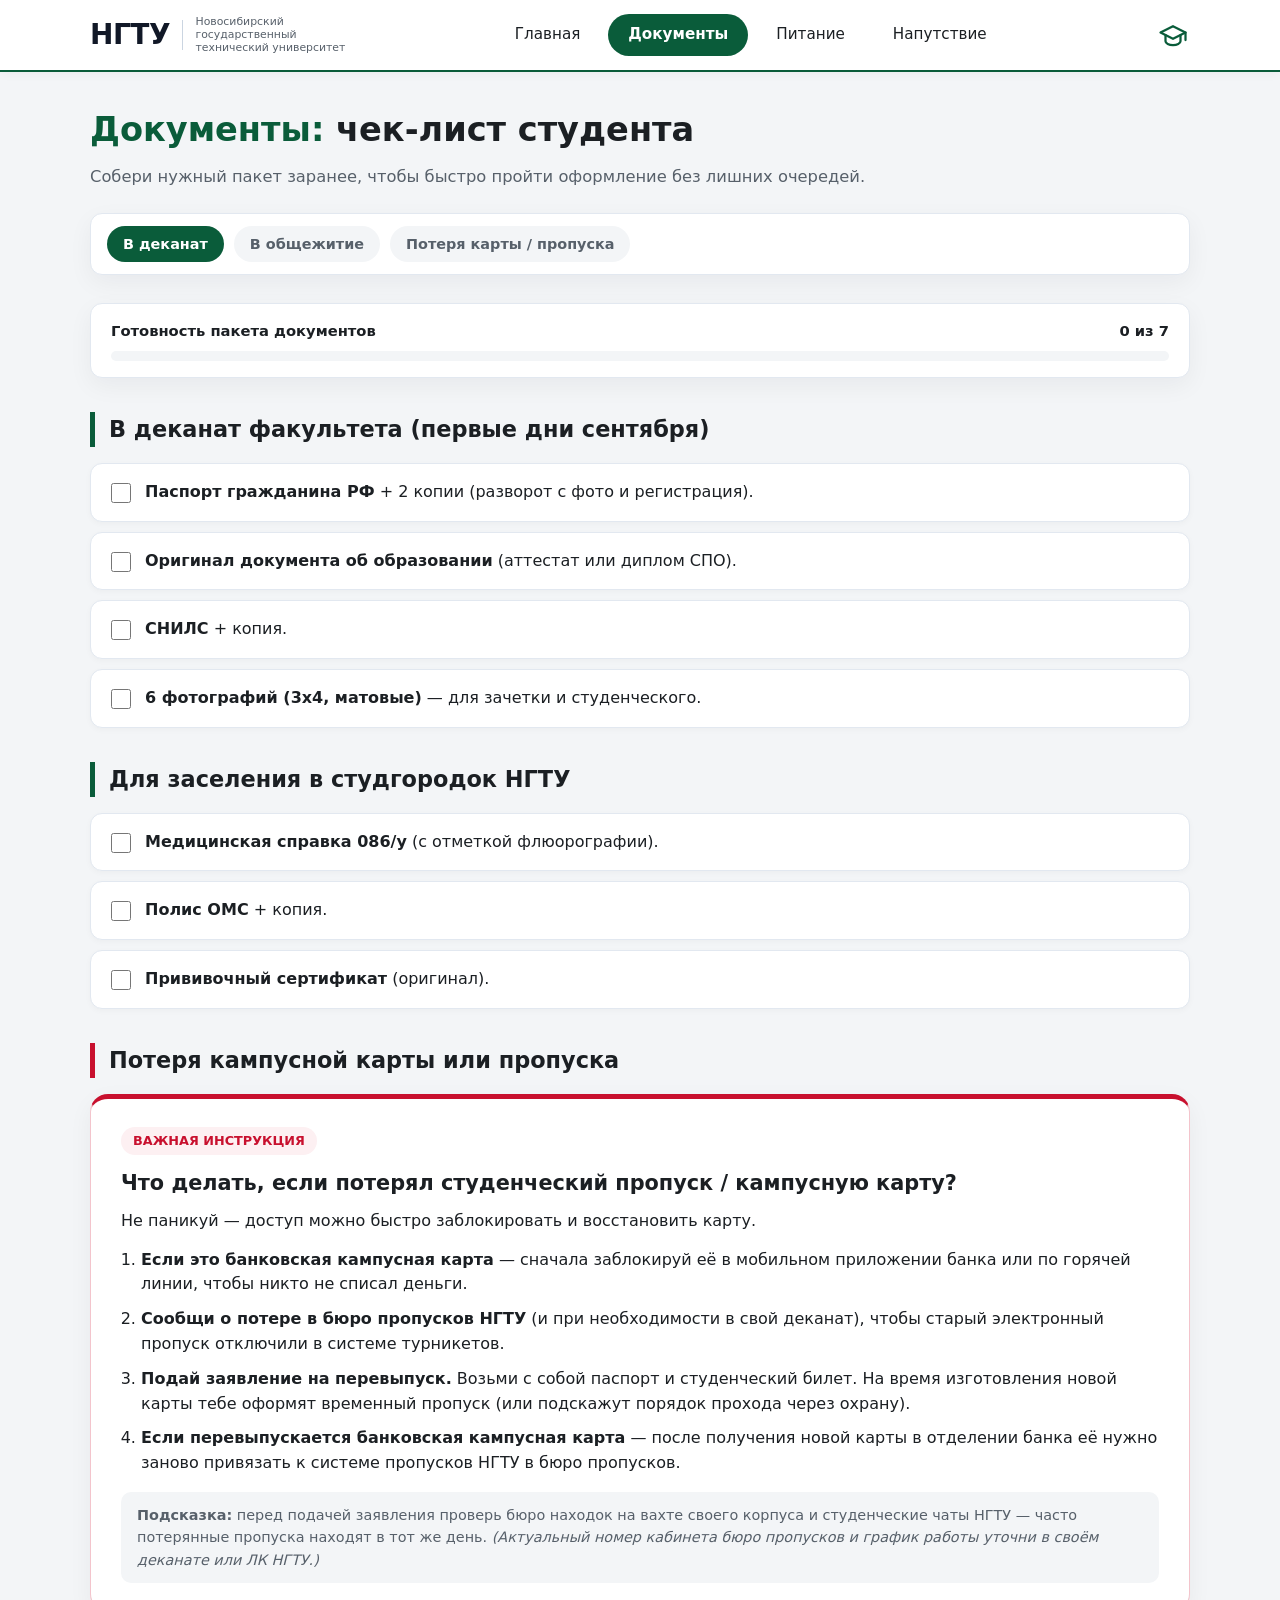
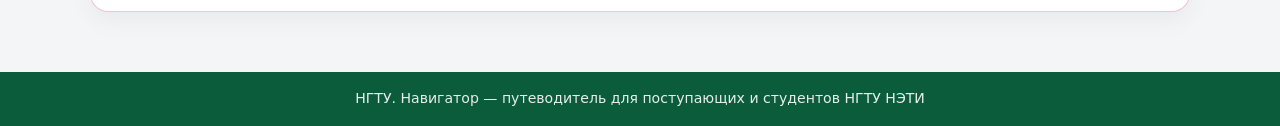
<file: docs.html>
<!DOCTYPE html>
<html lang="ru">
<head>
    <meta charset="UTF-8">
    <meta name="viewport" content="width=device-width, initial-scale=1.0">
    <title>Документы | НГТУ. Навигатор</title>
    <link rel="stylesheet" href="./style.css">
</head>
<body>
    <header>
        <div class="nav-container">
            <a href="index.html" class="brand-link">
                <span class="brand-short">НГТУ</span>
                <span class="brand-divider"></span>
                <span class="brand-full">Новосибирский государственный технический университет</span>
            </a>

            <nav class="nav-links" id="main-nav">
                <a href="index.html" class="nav-btn">Главная</a>
                <a href="docs.html" class="nav-btn active">Документы</a>
                <a href="food.html" class="nav-btn">Питание</a>
                <a href="tips.html" class="nav-btn">Напутствие</a>
            </nav>

            <div class="header-right">
                <div class="cap-icon" aria-hidden="true">
                    <svg viewBox="0 0 24 24" fill="none" stroke="currentColor" stroke-width="1.8" stroke-linecap="round" stroke-linejoin="round" width="30" height="30">
                        <path d="M22 10L12 5 2 10l10 5 10-5z"/>
                        <path d="M6 12v5c0 1.66 2.69 3 6 3s6-1.34 6-3v-5"/>
                        <path d="M22 10v6"/>
                    </svg>
                </div>
                <button class="burger-btn" id="burger-btn" aria-label="Открыть меню">
                    <svg viewBox="0 0 24 24" fill="none" stroke="currentColor" stroke-width="2.2" width="22" height="22">
                        <path d="M4 6h16M4 12h16M4 18h16"/>
                    </svg>
                </button>
            </div>
        </div>
    </header>

    <main class="main-content">
        <div class="page-header">
            <h1><span>Документы:</span> чек-лист студента</h1>
            <p>Собери нужный пакет заранее, чтобы быстро пройти оформление без лишних очередей.</p>
        </div>

        <!-- Быстрая структурированная навигация по разделу -->
        <div class="subnav-bar">
            <a href="#dekanat" class="subnav-pill active">В деканат</a>
            <a href="#hostel" class="subnav-pill">В общежитие</a>
            <a href="#lost-card" class="subnav-pill pill-red">Потеря карты / пропуска</a>
        </div>

        <!-- Прогресс сборки документов -->
        <div class="progress-card">
            <div class="progress-top">
                <span>Готовность пакета документов</span>
                <span id="progress-text">0 из 0</span>
            </div>
            <div class="progress-track">
                <div class="progress-fill" id="progress-fill"></div>
            </div>
        </div>

        <h2 class="section-title" id="dekanat">В деканат факультета (первые дни сентября)</h2>
        <ul class="doc-list" id="dekanat-container">
            <li class="doc-item">Загрузка списка...</li>
        </ul>

        <h2 class="section-title" id="hostel">Для заселения в студгородок НГТУ</h2>
        <ul class="doc-list" id="hostel-container">
            <li class="doc-item">Загрузка списка...</li>
        </ul>

        <!-- Новый раздел: потеря карты / пропуска -->
        <h2 class="section-title title-red" id="lost-card">Потеря кампусной карты или пропуска</h2>
        <section class="alert-card">
            <span class="alert-badge">Важная инструкция</span>
            <h3>Что делать, если потерял студенческий пропуск / кампусную карту?</h3>
            <p>Не паникуй — доступ можно быстро заблокировать и восстановить карту.</p>
            <ol class="alert-steps">
                <li><strong>Если это банковская кампусная карта</strong> — сначала заблокируй её в мобильном приложении банка или по горячей линии, чтобы никто не списал деньги.</li>
                <li><strong>Сообщи о потере в бюро пропусков НГТУ</strong> (и при необходимости в свой деканат), чтобы старый электронный пропуск отключили в системе турникетов.</li>
                <li><strong>Подай заявление на перевыпуск.</strong> Возьми с собой паспорт и студенческий билет. На время изготовления новой карты тебе оформят временный пропуск (или подскажут порядок прохода через охрану).</li>
                <li><strong>Если перевыпускается банковская кампусная карта</strong> — после получения новой карты в отделении банка её нужно заново привязать к системе пропусков НГТУ в бюро пропусков.</li>
            </ol>
            <div class="alert-note">
                <strong>Подсказка:</strong> перед подачей заявления проверь бюро находок на вахте своего корпуса и студенческие чаты НГТУ — часто потерянные пропуска находят в тот же день. <em>(Актуальный номер кабинета бюро пропусков и график работы уточни в своём деканате или ЛК НГТУ.)</em>
            </div>
        </section>
    </main>

    <footer>
        НГТУ. Навигатор — путеводитель для поступающих и студентов НГТУ НЭТИ
    </footer>

    <script>
        document.getElementById('burger-btn').addEventListener('click', () => {
            document.getElementById('main-nav').classList.toggle('open');
        });

        const STORAGE_KEY = 'nstu_docs_checked_v1';

        function getSavedState() {
            try {
                return JSON.parse(localStorage.getItem(STORAGE_KEY)) || {};
            } catch {
                return {};
            }
        }

        function updateProgress() {
            const checkboxes = document.querySelectorAll('.doc-item input[type="checkbox"]');
            const total = checkboxes.length;
            const checked = Array.from(checkboxes).filter(cb => cb.checked).length;

            document.getElementById('progress-text').textContent = `${checked} из ${total}`;
            const percent = total ? Math.round((checked / total) * 100) : 0;
            document.getElementById('progress-fill').style.width = `${percent}%`;
        }

        async function loadDocs() {
            try {
                const response = await fetch('./content.json');
                const data = await response.json();
                const saved = getSavedState();

                const renderList = (containerId, prefix, items) => {
                    const container = document.getElementById(containerId);
                    container.innerHTML = '';

                    items.forEach((text, index) => {
                        const id = `${prefix}-${index}`;
                        const isChecked = Boolean(saved[id]);

                        const li = document.createElement('li');
                        li.className = `doc-item${isChecked ? ' checked' : ''}`;
                        li.innerHTML = `
                            <input type="checkbox" id="${id}" ${isChecked ? 'checked' : ''}>
                            <label for="${id}" style="cursor: pointer; flex: 1;">${text}</label>
                        `;

                        const checkbox = li.querySelector('input');
                        checkbox.addEventListener('change', () => {
                            li.classList.toggle('checked', checkbox.checked);
                            const current = getSavedState();
                            current[id] = checkbox.checked;
                            localStorage.setItem(STORAGE_KEY, JSON.stringify(current));
                            updateProgress();
                        });

                        container.appendChild(li);
                    });
                };

                renderList('dekanat-container', 'dek', data.docs.dekanat);
                renderList('hostel-container', 'hos', data.docs.hostel);
                updateProgress();
            } catch (error) {
                console.error('Ошибка загрузки документов:', error);
            }
        }

        window.addEventListener('DOMContentLoaded', loadDocs);
    </script>
</body>
</html>
</file>
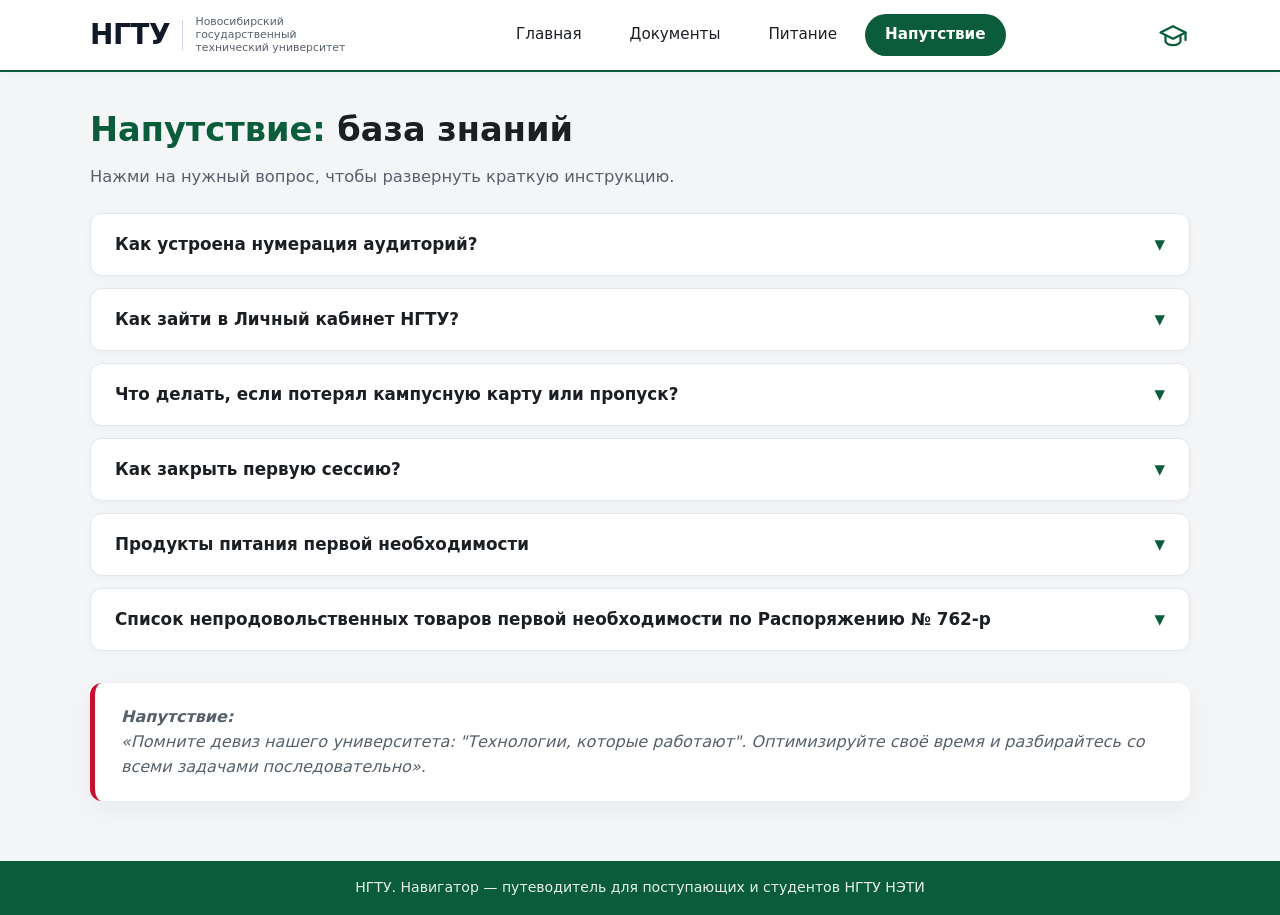
<file: tips.html>
<!DOCTYPE html>
<html lang="ru">
<head>
    <meta charset="UTF-8">
    <meta name="viewport" content="width=device-width, initial-scale=1.0">
    <title>Напутствие | НГТУ. Навигатор</title>
    <link rel="stylesheet" href="./style.css">
</head>
<body>
    <header>
        <div class="nav-container">
            <a href="index.html" class="brand-link">
                <span class="brand-short">НГТУ</span>
                <span class="brand-divider"></span>
                <span class="brand-full">Новосибирский государственный технический университет</span>
            </a>

            <nav class="nav-links" id="main-nav">
                <a href="index.html" class="nav-btn">Главная</a>
                <a href="docs.html" class="nav-btn">Документы</a>
                <a href="food.html" class="nav-btn">Питание</a>
                <a href="tips.html" class="nav-btn active">Напутствие</a>
            </nav>

            <div class="header-right">
                <div class="cap-icon" aria-hidden="true">
                    <svg viewBox="0 0 24 24" fill="none" stroke="currentColor" stroke-width="1.8" stroke-linecap="round" stroke-linejoin="round" width="30" height="30">
                        <path d="M22 10L12 5 2 10l10 5 10-5z"/>
                        <path d="M6 12v5c0 1.66 2.69 3 6 3s6-1.34 6-3v-5"/>
                        <path d="M22 10v6"/>
                    </svg>
                </div>
                <button class="burger-btn" id="burger-btn" aria-label="Открыть меню">
                    <svg viewBox="0 0 24 24" fill="none" stroke="currentColor" stroke-width="2.2" width="22" height="22">
                        <path d="M4 6h16M4 12h16M4 18h16"/>
                    </svg>
                </button>
            </div>
        </div>
    </header>

    <main class="main-content">
        <div class="page-header">
            <h1><span>Напутствие:</span> база знаний</h1>
            <p>Нажми на нужный вопрос, чтобы развернуть краткую инструкцию.</p>
        </div>

        <div id="accordion-container">
            <p>Загрузка актуальных гайдов...</p>
        </div>

        <div class="quote-block">
            <strong>Напутствие:</strong><br>
            «Помните девиз нашего университета: "Технологии, которые работают". Оптимизируйте своё время и разбирайтесь со всеми задачами последовательно».
        </div>
    </main>

    <footer>
        НГТУ. Навигатор — путеводитель для поступающих и студентов НГТУ НЭТИ
    </footer>

    <script>
        document.getElementById('burger-btn').addEventListener('click', () => {
            document.getElementById('main-nav').classList.toggle('open');
        });

        async function loadGuides() {
            const container = document.getElementById('accordion-container');
            try {
                const response = await fetch('./content.json');
                const data = await response.json();
                container.innerHTML = '';

                data.guides.forEach(guide => {
                    const item = document.createElement('div');
                    item.className = 'accordion-item';
                    item.innerHTML = `
                        <button class="accordion-header" type="button">
                            <span>${guide.title}</span>
                            <span class="accordion-arrow">▼</span>
                        </button>
                        <div class="accordion-content">
                            <div class="accordion-inner">${guide.text}</div>
                        </div>
                    `;

                    const btn = item.querySelector('.accordion-header');
                    const content = item.querySelector('.accordion-content');

                    btn.addEventListener('click', () => {
                        const isOpen = item.classList.toggle('open');
                        content.style.maxHeight = isOpen ? content.scrollHeight + 'px' : '0px';
                    });

                    container.appendChild(item);
                });
            } catch (error) {
                container.innerHTML = '<p style="color: var(--nstu-red);">Не удалось загрузить гайды. Убедись, что сайт запущен через локальный сервер (например, Live Server).</p>';
                console.error('Ошибка загрузки:', error);
            }
        }

        window.addEventListener('DOMContentLoaded', loadGuides);
    </script>
</body>
</html>
</file>
<file: style.css>
:root {
    --nstu-green: #0a5c3a;
    --nstu-green-hover: #07442b;
    --nstu-green-soft: #e8f3ee;
    --nstu-red: #c8102e;
    --nstu-red-soft: #fdf0f2;
    --bg-page: #f3f5f7;
    --bg-card: #ffffff;
    --text-main: #1b1f23;
    --text-muted: #57606a;
    --border-light: #e2e8f0;
    --radius-lg: 18px;
    --radius-md: 12px;
    --radius-pill: 999px;
    --shadow-card: 0 8px 24px rgba(15, 23, 42, 0.05);
    --shadow-hover: 0 12px 30px rgba(15, 23, 42, 0.09);
}

* {
    box-sizing: border-box;
    margin: 0;
    padding: 0;
    font-family: 'Segoe UI', system-ui, -apple-system, Roboto, Arial, sans-serif;
}

html {
    scroll-behavior: smooth;
}

body {
    background-color: var(--bg-page);
    color: var(--text-main);
    line-height: 1.55;
    min-height: 100vh;
    display: flex;
    flex-direction: column;
}

/* ==================== ШАПКА И НАВИГАЦИЯ ==================== */
header {
    background-color: #ffffff;
    border-bottom: 2px solid var(--nstu-green);
    position: sticky;
    top: 0;
    z-index: 1000;
    box-shadow: 0 2px 10px rgba(0, 0, 0, 0.04);
}

.nav-container {
    max-width: 1140px;
    margin: 0 auto;
    padding: 14px 20px;
    display: flex;
    align-items: center;
    justify-content: space-between;
    gap: 20px;
}

.brand-link {
    display: flex;
    align-items: center;
    gap: 12px;
    text-decoration: none;
    color: var(--text-main);
    flex-shrink: 0;
}

.brand-short {
    font-size: 1.75rem;
    font-weight: 900;
    letter-spacing: -0.5px;
    line-height: 1;
    color: #111827;
}

.brand-divider {
    width: 1.5px;
    height: 30px;
    background-color: #cbd5e1;
}

.brand-full {
    font-size: 0.68rem;
    line-height: 1.2;
    color: var(--text-muted);
    font-weight: 500;
    max-width: 150px;
}

.nav-links {
    display: flex;
    align-items: center;
    gap: 8px;
}

.nav-btn {
    padding: 9px 20px;
    border-radius: var(--radius-pill);
    text-decoration: none;
    font-size: 0.95rem;
    font-weight: 500;
    color: var(--text-main);
    transition: background-color 0.2s, color 0.2s;
}

.nav-btn:hover {
    background-color: var(--nstu-green-soft);
    color: var(--nstu-green);
}

.nav-btn.active {
    background-color: var(--nstu-green);
    color: #ffffff;
    font-weight: 600;
}

.header-right {
    display: flex;
    align-items: center;
    gap: 12px;
}

.cap-icon {
    width: 34px;
    height: 34px;
    color: var(--nstu-green);
    display: flex;
    align-items: center;
    justify-content: center;
}

.burger-btn {
    display: none;
    background: var(--nstu-green-soft);
    border: none;
    color: var(--nstu-green);
    width: 40px;
    height: 40px;
    border-radius: 10px;
    cursor: pointer;
    align-items: center;
    justify-content: center;
}

/* ==================== КОНТЕЙНЕРЫ ==================== */
.main-content {
    max-width: 1140px;
    width: 100%;
    margin: 0 auto;
    padding: 32px 20px 60px;
    flex: 1;
}

.page-header {
    margin-bottom: 24px;
}

.page-header h1 {
    font-size: 2.1rem;
    font-weight: 800;
    color: var(--text-main);
    margin-bottom: 8px;
}

.page-header h1 span {
    color: var(--nstu-green);
}

.page-header p {
    color: var(--text-muted);
    font-size: 1.02rem;
}

/* Подменю / фильтры */
.subnav-bar {
    background: #ffffff;
    border-radius: var(--radius-md);
    padding: 12px 16px;
    box-shadow: var(--shadow-card);
    display: flex;
    flex-wrap: wrap;
    align-items: center;
    gap: 10px;
    margin-bottom: 28px;
    border: 1px solid var(--border-light);
}

.subnav-pill {
    padding: 7px 16px;
    border-radius: var(--radius-pill);
    font-size: 0.9rem;
    font-weight: 600;
    text-decoration: none;
    color: var(--text-muted);
    background: var(--bg-page);
    border: none;
    cursor: pointer;
    transition: all 0.2s;
}

.subnav-pill:hover,
.subnav-pill.active {
    background: var(--nstu-green);
    color: #ffffff;
}

.subnav-pill.pill-red:hover,
.subnav-pill.pill-red.active {
    background: var(--nstu-red);
    color: #ffffff;
}

/* ==================== ГЛАВНАЯ: HERO (ПО МАКЕТУ) ==================== */
.hero-wrapper {
    background: linear-gradient(120deg, #f8fafc 0%, #eef2f5 60%, #e5ebf0 100%);
    border-bottom: 1px solid var(--border-light);
}

.hero-section {
    max-width: 1140px;
    margin: 0 auto;
    display: grid;
    grid-template-columns: 1.15fr 1fr;
    align-items: stretch;
    min-height: 310px;
}

.hero-text {
    padding: 48px 32px 48px 20px;
    display: flex;
    flex-direction: column;
    justify-content: center;
}

.hero-text h1 {
    font-size: 3.1rem;
    font-weight: 900;
    line-height: 1.1;
    color: var(--text-main);
    margin-bottom: 14px;
    letter-spacing: -0.5px;
}

.hero-text h1 span {
    color: var(--nstu-green);
}

.hero-subtitle {
    font-size: 1.25rem;
    color: var(--text-muted);
    font-weight: 400;
}

.red-dash {
    width: 110px;
    height: 4px;
    background-color: var(--nstu-red);
    border-radius: 4px;
    margin-top: 28px;
}

.hero-photo-box {
    position: relative;
    overflow: hidden;
    background: linear-gradient(135deg, #2d3748 0%, #0a5c3a 100%);
    display: flex;
    align-items: center;
    justify-content: center;
    min-height: 260px;
}

.hero-photo-box img {
    width: 100%;
    height: 100%;
    object-fit: cover;
    display: block;
    position: relative;
    z-index: 2;
}

.hero-photo-fallback {
    position: absolute;
    inset: 0;
    display: flex;
    flex-direction: column;
    align-items: center;
    justify-content: center;
    color: rgba(255, 255, 255, 0.85);
    text-align: center;
    padding: 20px;
    z-index: 1;
}

.hero-photo-fallback strong {
    font-size: 1.1rem;
    margin-bottom: 4px;
}

.hero-photo-fallback span {
    font-size: 0.85rem;
    opacity: 0.8;
}

/* ==================== ГЛАВНАЯ: 3 КАРТОЧКИ РАЗДЕЛОВ ==================== */
.features-grid {
    display: grid;
    grid-template-columns: repeat(3, 1fr);
    gap: 24px;
    margin-bottom: 32px;
}

.feature-card {
    background-color: var(--bg-card);
    border-radius: var(--radius-lg);
    padding: 32px 28px 28px;
    box-shadow: var(--shadow-card);
    position: relative;
    overflow: hidden;
    display: flex;
    flex-direction: column;
    align-items: flex-start;
    transition: transform 0.2s, box-shadow 0.2s;
}

.feature-card:hover {
    transform: translateY(-4px);
    box-shadow: var(--shadow-hover);
}

/* Диагональный цветной уголок как на макете */
.feature-card::after {
    content: "";
    position: absolute;
    top: 0;
    right: 0;
    width: 76px;
    height: 76px;
    background-color: var(--nstu-green);
    clip-path: polygon(0 0, 100% 0, 100% 100%);
}

.feature-card.accent-red::after {
    background-color: var(--nstu-red);
}

.feature-icon {
    width: 48px;
    height: 48px;
    color: var(--nstu-green);
    margin-bottom: 20px;
}

.feature-card h2 {
    font-size: 1.5rem;
    font-weight: 800;
    color: var(--text-main);
    margin-bottom: 10px;
}

.feature-card p {
    color: var(--text-muted);
    font-size: 0.96rem;
    margin-bottom: 24px;
    flex-grow: 1;
}

.btn-pill {
    display: inline-flex;
    align-items: center;
    gap: 8px;
    background-color: var(--nstu-green);
    color: #ffffff;
    text-decoration: none;
    padding: 10px 24px;
    border-radius: var(--radius-pill);
    font-size: 0.95rem;
    font-weight: 600;
    transition: background-color 0.2s, transform 0.15s;
}

.btn-pill:hover {
    background-color: var(--nstu-green-hover);
    transform: translateX(2px);
}

/* ==================== ГЛАВНАЯ: НИЖНИЙ БАННЕР ==================== */
.welcome-banner {
    background-color: var(--bg-card);
    border-radius: var(--radius-lg);
    padding: 40px 44px;
    box-shadow: var(--shadow-card);
    position: relative;
    overflow: hidden;
    display: grid;
    grid-template-columns: 1.3fr 1fr;
    align-items: center;
    gap: 24px;
}

.welcome-banner-text .red-dash {
    width: 68px;
    margin-top: 0;
    margin-bottom: 18px;
}

.welcome-banner-text h2 {
    font-size: 2.2rem;
    font-weight: 900;
    line-height: 1.15;
    margin-bottom: 14px;
    color: var(--text-main);
}

.welcome-banner-text h2 span {
    color: var(--nstu-green);
}

.welcome-banner-text p {
    color: var(--text-muted);
    font-size: 1.05rem;
    max-width: 460px;
}

.welcome-banner-brand {
    display: flex;
    align-items: center;
    gap: 18px;
    position: relative;
    z-index: 2;
    justify-content: flex-start;
}

.nstu-emblem {
    width: 82px;
    height: 82px;
    border-radius: 6px;
    background: linear-gradient(135deg, var(--nstu-red) 0%, #9b1026 52%, var(--nstu-green) 52%, #0d7a4d 100%);
    display: flex;
    align-items: center;
    justify-content: center;
    flex-shrink: 0;
    box-shadow: 0 6px 16px rgba(0, 0, 0, 0.12);
}

.nstu-emblem-inner {
    width: 40px;
    height: 40px;
    background: #ffffff;
    border-radius: 2px;
}

.nstu-wordmark {
    font-size: 2rem;
    font-weight: 900;
    line-height: 0.95;
    color: var(--text-main);
    letter-spacing: -0.5px;
}

/* Диагональные полосы справа как на макете */
.welcome-banner::before,
.welcome-banner::after {
    content: "";
    position: absolute;
    bottom: 0;
    right: 0;
    pointer-events: none;
}

.welcome-banner::before {
    width: 280px;
    height: 100%;
    background: var(--nstu-green);
    clip-path: polygon(68% 0, 100% 0, 100% 100%, 10% 100%);
    z-index: 1;
}

.welcome-banner::after {
    width: 190px;
    height: 100%;
    background: var(--nstu-red);
    clip-path: polygon(78% 18%, 100% 18%, 100% 100%, 26% 100%);
    z-index: 1;
}

/* ==================== ВКЛАДКА ПИТАНИЕ (ПО СКЕТЧУ) ==================== */
.food-topbar {
    background-color: var(--bg-card);
    border-radius: var(--radius-lg);
    padding: 18px 24px;
    box-shadow: var(--shadow-card);
    border: 1px solid var(--border-light);
    display: flex;
    flex-direction: column;
    align-items: center;
    gap: 14px;
    margin-bottom: 30px;
}

.food-title-box {
    background-color: var(--nstu-green);
    color: #ffffff;
    padding: 8px 36px;
    border-radius: var(--radius-pill);
    font-size: 1.25rem;
    font-weight: 800;
    letter-spacing: 0.3px;
}

.food-filters {
    display: flex;
    flex-wrap: wrap;
    justify-content: center;
    gap: 8px;
}

/* Сетка: 2 крупных блока в ряд на десктопе, 1 в ряд на мобильных */
.food-grid {
    display: grid;
    grid-template-columns: repeat(2, 1fr);
    gap: 28px;
}

.food-card {
    background-color: var(--bg-card);
    border-radius: var(--radius-lg);
    overflow: hidden;
    box-shadow: var(--shadow-card);
    border: 1px solid var(--border-light);
    display: flex;
    flex-direction: column;
    transition: transform 0.2s, box-shadow 0.2s;
}

.food-card:hover {
    transform: translateY(-4px);
    box-shadow: var(--shadow-hover);
}

.food-card.hidden {
    display: none;
}

.food-card-media {
    position: relative;
    height: 210px;
    background: linear-gradient(135deg, #0a5c3a 0%, #147a50 100%);
    overflow: hidden;
    display: flex;
    align-items: center;
    justify-content: center;
}

.food-card-media.media-red {
    background: linear-gradient(135deg, #9f1229 0%, #c8102e 100%);
}

.food-card-media.media-dark {
    background: linear-gradient(135deg, #1f2937 0%, #374151 100%);
}

.food-card-media img {
    width: 100%;
    height: 100%;
    object-fit: cover;
    position: relative;
    z-index: 2;
}

.food-media-placeholder {
    position: absolute;
    inset: 0;
    display: flex;
    flex-direction: column;
    align-items: center;
    justify-content: center;
    color: rgba(255, 255, 255, 0.9);
    z-index: 1;
    gap: 6px;
    padding: 16px;
    text-align: center;
}

.food-media-placeholder span {
    font-size: 0.85rem;
    opacity: 0.85;
}

.food-badges {
    position: absolute;
    top: 14px;
    left: 14px;
    right: 14px;
    display: flex;
    justify-content: space-between;
    align-items: center;
    z-index: 3;
    gap: 8px;
}

.food-cat-badge {
    background: rgba(255, 255, 255, 0.94);
    color: var(--text-main);
    padding: 5px 12px;
    border-radius: var(--radius-pill);
    font-size: 0.8rem;
    font-weight: 700;
}

.food-price-badge {
    background: var(--nstu-green);
    color: #ffffff;
    padding: 6px 14px;
    border-radius: var(--radius-pill);
    font-size: 0.9rem;
    font-weight: 800;
    box-shadow: 0 2px 8px rgba(0, 0, 0, 0.18);
}

.food-card-body {
    padding: 24px 26px 26px;
    display: flex;
    flex-direction: column;
    gap: 14px;
    flex: 1;
}

.food-card-header h3 {
    font-size: 1.4rem;
    font-weight: 800;
    color: var(--text-main);
    margin-bottom: 4px;
}

.food-address {
    font-size: 0.9rem;
    color: var(--text-muted);
    display: flex;
    align-items: center;
    gap: 6px;
}

/* Блок «Что входит в средний чек» */
.check-breakdown {
    background-color: var(--nstu-green-soft);
    border-left: 4px solid var(--nstu-green);
    border-radius: 10px;
    padding: 14px 16px;
}

.check-breakdown-title {
    font-size: 0.82rem;
    text-transform: uppercase;
    letter-spacing: 0.4px;
    font-weight: 800;
    color: var(--nstu-green);
    margin-bottom: 6px;
}

.check-breakdown p {
    font-size: 0.94rem;
    color: var(--text-main);
    line-height: 1.45;
}

.food-pros-cons {
    display: flex;
    flex-direction: column;
    gap: 8px;
    margin-top: auto;
    padding-top: 6px;
    border-top: 1px solid var(--border-light);
    font-size: 0.93rem;
}

.food-pro {
    color: #0b663f;
}

.food-con {
    color: var(--nstu-red);
}

.tips-callout {
    background-color: var(--bg-card);
    border-radius: var(--radius-lg);
    border-left: 5px solid var(--nstu-green);
    padding: 24px 28px;
    margin-top: 34px;
    box-shadow: var(--shadow-card);
}

.tips-callout h3 {
    color: var(--nstu-green);
    margin-bottom: 6px;
    font-size: 1.15rem;
}

/* ==================== ДОКУМЕНТЫ И ПОТЕРЯ КАРТЫ ==================== */
.section-title {
    font-size: 1.4rem;
    font-weight: 800;
    color: var(--text-main);
    margin: 34px 0 16px;
    padding-left: 14px;
    border-left: 5px solid var(--nstu-green);
}

.section-title.title-red {
    border-left-color: var(--nstu-red);
}

.progress-card {
    background: #ffffff;
    border-radius: var(--radius-md);
    padding: 16px 20px;
    margin-bottom: 24px;
    box-shadow: var(--shadow-card);
    border: 1px solid var(--border-light);
}

.progress-top {
    display: flex;
    justify-content: space-between;
    font-size: 0.92rem;
    font-weight: 700;
    margin-bottom: 8px;
}

.progress-track {
    width: 100%;
    height: 10px;
    background: var(--bg-page);
    border-radius: var(--radius-pill);
    overflow: hidden;
}

.progress-fill {
    height: 100%;
    width: 0%;
    background: var(--nstu-green);
    border-radius: var(--radius-pill);
    transition: width 0.25s ease;
}

.doc-list {
    list-style: none;
    display: flex;
    flex-direction: column;
    gap: 10px;
}

.doc-item {
    display: flex;
    align-items: flex-start;
    gap: 14px;
    background-color: var(--bg-card);
    padding: 16px 20px;
    border-radius: var(--radius-md);
    border: 1px solid var(--border-light);
    box-shadow: 0 2px 6px rgba(15, 23, 42, 0.03);
    cursor: pointer;
    transition: border-color 0.2s, background-color 0.2s;
}

.doc-item:hover {
    border-color: var(--nstu-green);
}

.doc-item.checked {
    background-color: #f8fcf9;
    border-color: #b7dfc9;
    color: var(--text-muted);
    text-decoration: line-through;
}

.doc-item input[type="checkbox"] {
    margin-top: 3px;
    width: 20px;
    height: 20px;
    accent-color: var(--nstu-green);
    cursor: pointer;
    flex-shrink: 0;
}

/* Блок про потерю кампусной карты / пропуска */
.alert-card {
    background-color: var(--bg-card);
    border-radius: var(--radius-lg);
    padding: 28px 30px;
    box-shadow: var(--shadow-card);
    border: 1px solid #f3c4cc;
    border-top: 5px solid var(--nstu-red);
}

.alert-badge {
    display: inline-block;
    background: var(--nstu-red-soft);
    color: var(--nstu-red);
    font-weight: 800;
    font-size: 0.8rem;
    text-transform: uppercase;
    padding: 4px 12px;
    border-radius: var(--radius-pill);
    margin-bottom: 12px;
}

.alert-card h3 {
    font-size: 1.3rem;
    margin-bottom: 10px;
}

.alert-steps {
    margin: 14px 0 16px 20px;
    display: flex;
    flex-direction: column;
    gap: 10px;
    color: var(--text-main);
}

.alert-note {
    background: var(--bg-page);
    padding: 12px 16px;
    border-radius: 10px;
    font-size: 0.9rem;
    color: var(--text-muted);
}

/* ==================== НАПУТСТВИЕ (АККОРДЕОН) ==================== */
.accordion-item {
    background-color: var(--bg-card);
    border: 1px solid var(--border-light);
    border-radius: var(--radius-md);
    margin-bottom: 12px;
    overflow: hidden;
    box-shadow: 0 2px 8px rgba(15, 23, 42, 0.03);
}

.accordion-header {
    width: 100%;
    background: none;
    border: none;
    padding: 20px 24px;
    text-align: left;
    font-size: 1.05rem;
    font-weight: 700;
    color: var(--text-main);
    cursor: pointer;
    display: flex;
    justify-content: space-between;
    align-items: center;
    gap: 16px;
    transition: color 0.2s, background-color 0.2s;
}

.accordion-header:hover {
    color: var(--nstu-green);
    background-color: #fafcfb;
}

.accordion-arrow {
    font-size: 0.85rem;
    color: var(--nstu-green);
    transition: transform 0.25s ease;
    flex-shrink: 0;
}

.accordion-item.open .accordion-arrow {
    transform: rotate(180deg);
}

.accordion-content {
    max-height: 0;
    overflow: hidden;
    transition: max-height 0.28s ease;
    border-top: 1px solid transparent;
}

.accordion-item.open .accordion-content {
    border-top-color: var(--border-light);
}

.accordion-inner {
    padding: 16px 24px 22px;
    color: var(--text-muted);
    white-space: pre-line;
    line-height: 1.65;
}

.quote-block {
    background-color: var(--bg-card);
    border-radius: var(--radius-md);
    border-left: 5px solid var(--nstu-red);
    padding: 22px 26px;
    margin-top: 32px;
    box-shadow: var(--shadow-card);
    color: var(--text-muted);
    font-style: italic;
}

/* ==================== ФУТЕР ==================== */
footer {
    background-color: var(--nstu-green);
    color: rgba(255, 255, 255, 0.9);
    text-align: center;
    padding: 16px 20px;
    font-size: 0.88rem;
    margin-top: auto;
}

/* ==================== АДАПТИВНОСТЬ (МОБИЛЬНЫЕ) ==================== */
@media (max-width: 960px) {
    .hero-section {
        grid-template-columns: 1fr;
    }

    .hero-text {
        padding: 36px 20px;
    }

    .hero-text h1 {
        font-size: 2.35rem;
    }

    .features-grid {
        grid-template-columns: 1fr;
    }

    .welcome-banner {
        grid-template-columns: 1fr;
        padding: 32px 24px;
    }

    .welcome-banner::before,
    .welcome-banner::after {
        opacity: 0.18;
    }
}

@media (max-width: 768px) {
    .brand-full,
    .brand-divider,
    .cap-icon {
        display: none;
    }

    .burger-btn {
        display: flex;
    }

    .nav-links {
        display: none;
        position: absolute;
        top: 100%;
        left: 0;
        right: 0;
        background: #ffffff;
        flex-direction: column;
        align-items: stretch;
        padding: 14px 20px 20px;
        border-bottom: 2px solid var(--nstu-green);
        box-shadow: 0 10px 24px rgba(0, 0, 0, 0.1);
    }

    .nav-links.open {
        display: flex;
    }

    .nav-btn {
        text-align: center;
        padding: 12px 16px;
    }

    /* На мобильных вкладка «Питание» строго 1 карточка в ряд (как лента) */
    .food-grid {
        grid-template-columns: 1fr;
        gap: 20px;
    }

    .food-card-media {
        height: 220px;
    }

    .food-card-body {
        padding: 20px;
    }
}
</file>
